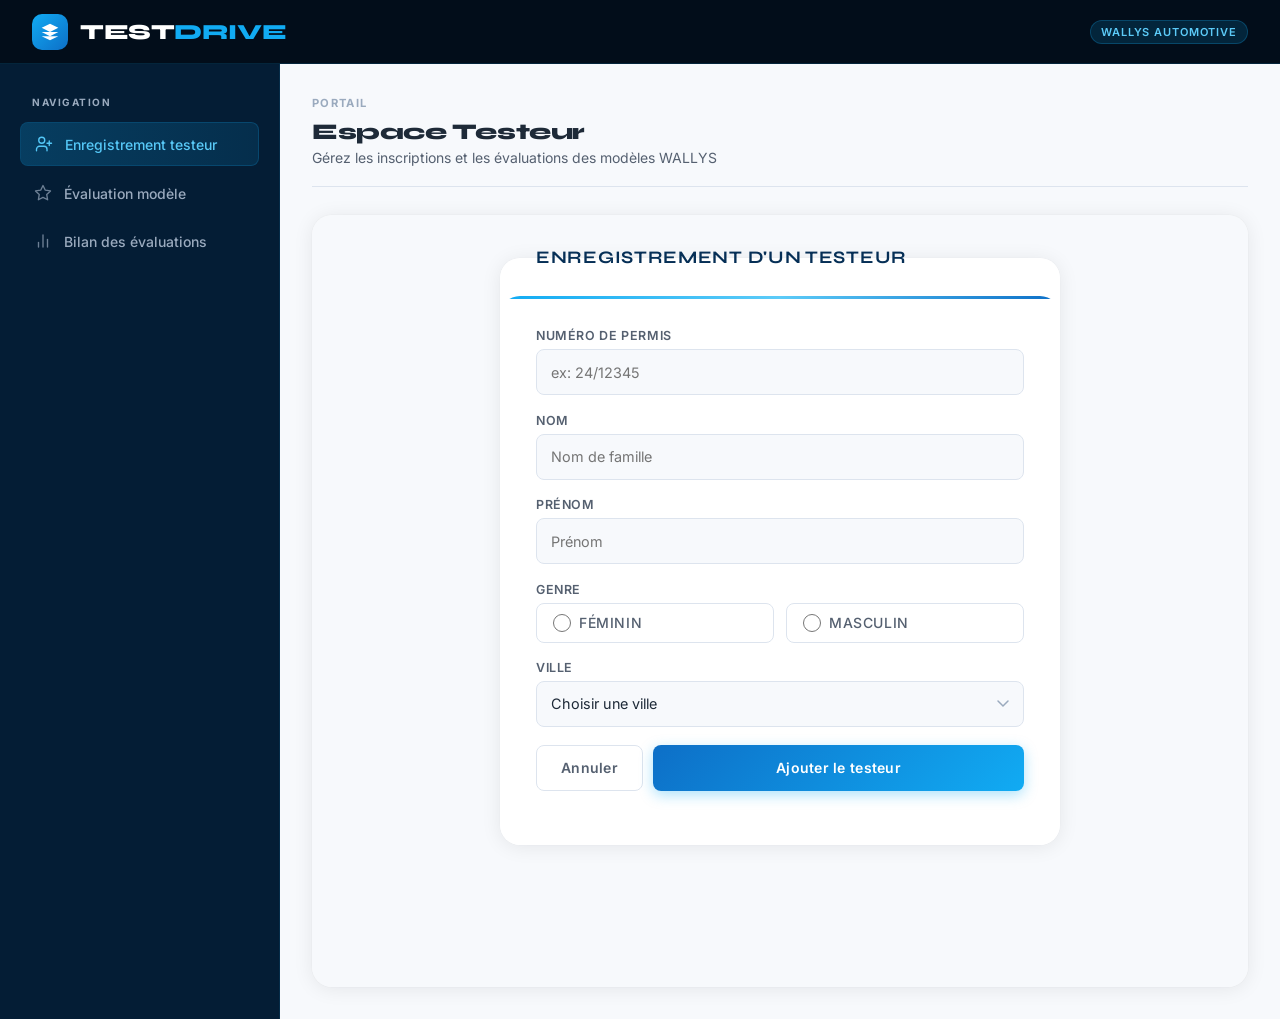
<file: index.html>
<!DOCTYPE html>
<html lang="fr">
<head>
  <meta charset="UTF-8">
  <meta name="viewport" content="width=device-width, initial-scale=1.0">
  <title>Test Drive — WALLYS</title>
  <link rel="stylesheet" href="mesStyles.css">
  <style>
    /* Section label inside main */
    .section-label {
      font-size: 0.7rem;
      font-weight: 700;
      letter-spacing: 0.12em;
      text-transform: uppercase;
      color: #9aaabe;
      margin-bottom: 0.5rem;
    }
    .section-title {
      font-family: 'Syne', sans-serif;
      font-size: 1.4rem;
      font-weight: 800;
      color: #1e2a38;
      letter-spacing: -0.02em;
      margin-bottom: 0.25rem;
    }
    .section-subtitle {
      font-size: 0.875rem;
      color: #556070;
    }
    .content-header {
      padding-bottom: 1.25rem;
      border-bottom: 1px solid #dde4ee;
      margin-bottom: 0.25rem;
    }
  </style>
</head>
<body>
  <div class="shell">
    <header>
      <div class="header-brand">
        <div class="header-logo">
          <svg viewBox="0 0 24 24" xmlns="http://www.w3.org/2000/svg">
            <path d="M12 2L2 7l10 5 10-5-10-5zM2 17l10 5 10-5M2 12l10 5 10-5"/>
          </svg>
        </div>
        <h1>TEST<span>DRIVE</span></h1>
      </div>
      <div class="header-badge">WALLYS Automotive</div>
    </header>

    <nav>
      <a href="enregistrement.html" target="x" class="active" onclick="setActive(this)">
        <svg class="nav-icon" viewBox="0 0 24 24" fill="none" stroke="currentColor" stroke-width="1.8" stroke-linecap="round" stroke-linejoin="round">
          <path d="M16 21v-2a4 4 0 0 0-4-4H6a4 4 0 0 0-4 4v2"/><circle cx="9" cy="7" r="4"/><line x1="19" y1="8" x2="19" y2="14"/><line x1="22" y1="11" x2="16" y2="11"/>
        </svg>
        Enregistrement testeur
      </a>
      <a href="evaluation.html" target="x" onclick="setActive(this)">
        <svg class="nav-icon" viewBox="0 0 24 24" fill="none" stroke="currentColor" stroke-width="1.8" stroke-linecap="round" stroke-linejoin="round">
          <polygon points="12 2 15.09 8.26 22 9.27 17 14.14 18.18 21.02 12 17.77 5.82 21.02 7 14.14 2 9.27 8.91 8.26 12 2"/>
        </svg>
        Évaluation modèle
      </a>
      <a href="bilan.php" target="x" onclick="setActive(this)">
        <svg class="nav-icon" viewBox="0 0 24 24" fill="none" stroke="currentColor" stroke-width="1.8" stroke-linecap="round" stroke-linejoin="round">
          <line x1="18" y1="20" x2="18" y2="10"/><line x1="12" y1="20" x2="12" y2="4"/><line x1="6" y1="20" x2="6" y2="14"/>
        </svg>
        Bilan des évaluations
      </a>
    </nav>

    <section>
      <div class="content-header">
        <div class="section-label">Portail</div>
        <div class="section-title">Espace Testeur</div>
        <div class="section-subtitle">Gérez les inscriptions et les évaluations des modèles WALLYS</div>
      </div>
      <iframe src="enregistrement.html" name="x" frameborder="0"></iframe>
    </section>
  </div>

  <script>
    function setActive(el) {
      document.querySelectorAll('nav a').forEach(a => a.classList.remove('active'));
      el.classList.add('active');
    }
  </script>
</body>
</html>
</file>
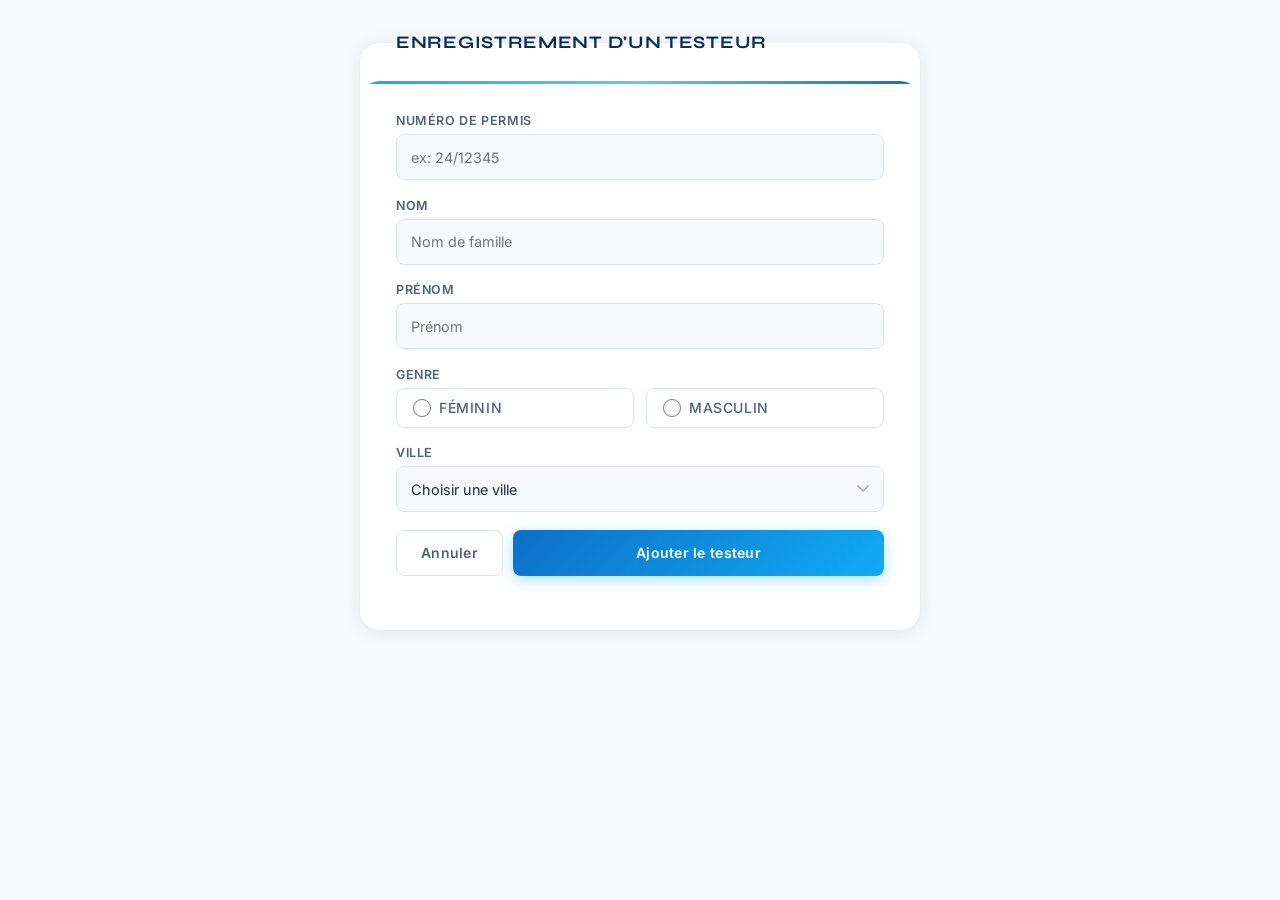
<file: enregistrement.html>
<!DOCTYPE html>
<html lang="fr">
<head>
  <meta charset="UTF-8">
  <meta name="viewport" content="width=device-width, initial-scale=1.0">
  <title>Enregistrement — Test Drive</title>
  <link rel="stylesheet" href="mesStyles.css">
  <script src="controles.js"></script>
</head>
<body id="b" class="form-body">
  <form action="enregistrement.php" method="post" onsubmit="return verif1()">
    <fieldset>
      <legend>Enregistrement d'un testeur</legend>

      <div>
        <label for="np">Numéro de permis</label>
        <input id="np" name="np" type="text" placeholder="ex: 24/12345">
      </div>

      <div>
        <label for="n">Nom</label>
        <input id="n" name="n" type="text" placeholder="Nom de famille">
      </div>

      <div>
        <label for="p">Prénom</label>
        <input id="p" name="p" type="text" placeholder="Prénom">
      </div>

      <div>
        <label>Genre</label>
        <div class="radio-group">
          <label class="radio-option">
            <input id="F" value="F" name="g" type="radio">
            <span>Féminin</span>
          </label>
          <label class="radio-option">
            <input id="M" value="M" name="g" type="radio">
            <span>Masculin</span>
          </label>
        </div>
      </div>

      <div>
        <label for="s">Ville</label>
        <select name="s" id="s">
          <option value="">Choisir une ville</option>
          <option value="1">Gafsa</option>
          <option value="2">Kef</option>
          <option value="3">Sousse</option>
          <option value="4">Tunis</option>
        </select>
      </div>

      <div class="btn-row">
        <input value="Annuler" type="reset">
        <input value="Ajouter le testeur" type="submit">
      </div>
    </fieldset>
  </form>
</body>
</html>
</file>
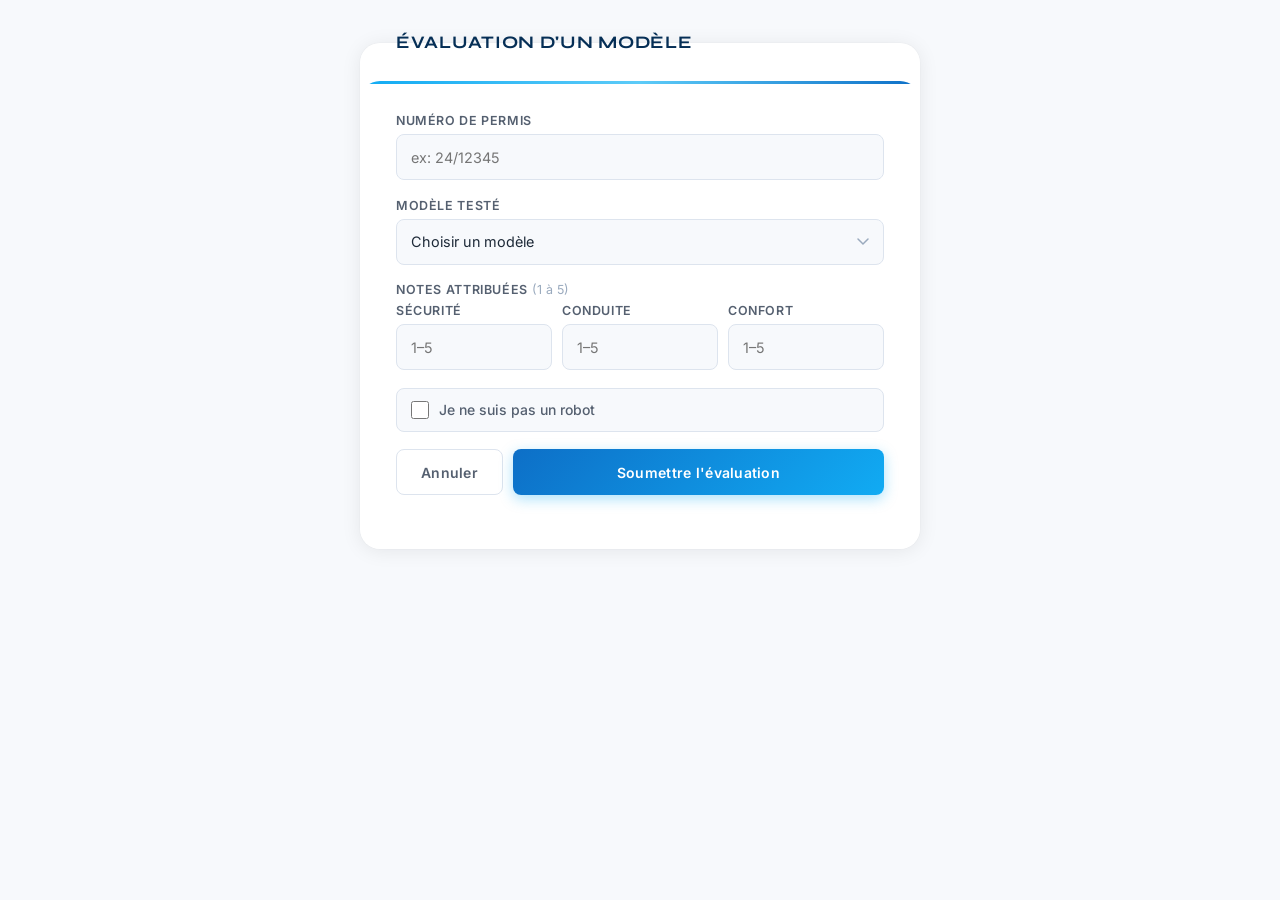
<file: evaluation.html>
<!DOCTYPE html>
<html lang="fr">
<head>
  <meta charset="UTF-8">
  <meta name="viewport" content="width=device-width, initial-scale=1.0">
  <title>Évaluation — Test Drive</title>
  <link rel="stylesheet" href="mesStyles.css">
  <script src="controles.js"></script>
</head>
<body class="form-body">
  <form action="evaluation.php" method="post" onsubmit="return verif2()">
    <fieldset>
      <legend>Évaluation d'un modèle</legend>

      <div>
        <label for="np">Numéro de permis</label>
        <input id="np" name="np" type="text" placeholder="ex: 24/12345">
      </div>

      <div>
        <label for="s">Modèle testé</label>
        <select name="s" id="s">
          <option value="">Choisir un modèle</option>
          <option value="15">WALLYS IRIS</option>
          <option value="26">WALLYS 619</option>
          <option value="38">WALLYS 216</option>
        </select>
      </div>

      <div>
        <label>Notes attribuées <span style="font-weight:400;text-transform:none;letter-spacing:0;color:#9aaabe;">(1 à 5)</span></label>
        <div class="notes-row">
          <div class="note-field">
            <label for="sec">Sécurité</label>
            <input id="sec" name="sec" type="text" placeholder="1–5">
          </div>
          <div class="note-field">
            <label for="cond">Conduite</label>
            <input id="cond" name="cond" type="text" placeholder="1–5">
          </div>
          <div class="note-field">
            <label for="conf">Confort</label>
            <input id="conf" name="conf" type="text" placeholder="1–5">
          </div>
        </div>
      </div>

      <div>
        <label class="checkbox-row">
          <input id="c" type="checkbox">
          <span class="checkbox-label">Je ne suis pas un robot</span>
        </label>
      </div>

      <div class="btn-row">
        <input type="reset" value="Annuler">
        <input type="submit" value="Soumettre l'évaluation">
      </div>
    </fieldset>
  </form>
</body>
</html>
</file>
<file: mesStyles.css>
@import url('https://fonts.googleapis.com/css2?family=Inter:wght@300;400;500;600;700&family=Syne:wght@700;800&display=swap');

*, *::before, *::after { box-sizing: border-box; margin: 0; padding: 0; }

:root {
  --brand-900: #020d1a;
  --brand-800: #041d35;
  --brand-700: #062f56;
  --brand-500: #0d6fc7;
  --brand-400: #11abf3;
  --brand-300: #5ccbf8;
  --brand-200: #a8e4fd;
  --brand-100: #d4f1fe;
  --brand-50:  #eaf8ff;
  --cyan-light: #d9f0f5;
  --cyan-pale:  #eafafa;
  --white: #ffffff;
  --gray-50: #f7f9fc;
  --gray-100: #eef2f7;
  --gray-200: #dde4ee;
  --gray-400: #9aaabe;
  --gray-600: #556070;
  --gray-800: #1e2a38;
  --radius-sm: 8px;
  --radius-md: 12px;
  --radius-lg: 20px;
  --shadow-card: 0 2px 20px rgba(2,13,26,0.08), 0 0 1px rgba(2,13,26,0.12);
  --shadow-glow: 0 0 0 3px rgba(17,171,243,0.18);
  --transition: 0.22s cubic-bezier(0.4,0,0.2,1);
  --transition-spring: 0.35s cubic-bezier(0.34,1.56,0.64,1);
}

html { height: 100%; }

body {
  font-family: 'Inter', system-ui, sans-serif;
  background: var(--brand-900);
  color: var(--gray-800);
  min-height: 100vh;
  overflow-x: hidden;
  -webkit-font-smoothing: antialiased;
}

/* ─── SHELL LAYOUT ──────────────────────────────────────────────── */

.shell {
  display: grid;
  grid-template-rows: auto 1fr;
  grid-template-columns: 280px 1fr;
  grid-template-areas:
    "header header"
    "nav    main";
  min-height: 100vh;
}

/* ─── HEADER ────────────────────────────────────────────────────── */

header {
  grid-area: header;
  background: var(--brand-900);
  border-bottom: 1px solid rgba(17,171,243,0.15);
  padding: 0 2rem;
  height: 64px;
  display: flex;
  align-items: center;
  justify-content: space-between;
  position: sticky;
  top: 0;
  z-index: 100;
  backdrop-filter: blur(12px);
}

.header-brand {
  display: flex;
  align-items: center;
  gap: 12px;
}

.header-logo {
  width: 36px;
  height: 36px;
  background: linear-gradient(135deg, var(--brand-400), var(--brand-500));
  border-radius: 10px;
  display: flex;
  align-items: center;
  justify-content: center;
  flex-shrink: 0;
}

.header-logo svg { width: 20px; height: 20px; fill: white; }

h1 {
  font-family: 'Syne', sans-serif;
  font-size: 1.35rem;
  font-weight: 800;
  color: white;
  letter-spacing: -0.02em;
  text-transform: uppercase;
  transition: none;
}

h1 span {
  color: var(--brand-400);
}

.header-badge {
  font-size: 11px;
  font-weight: 600;
  letter-spacing: 0.08em;
  text-transform: uppercase;
  background: rgba(17,171,243,0.15);
  color: var(--brand-300);
  padding: 4px 10px;
  border-radius: 100px;
  border: 1px solid rgba(17,171,243,0.25);
}

/* ─── NAV ───────────────────────────────────────────────────────── */

nav {
  grid-area: nav;
  background: var(--brand-800);
  border-right: 1px solid rgba(17,171,243,0.1);
  padding: 2rem 1.25rem;
  display: flex;
  flex-direction: column;
  gap: 6px;
  float: none;
  width: auto;
  height: auto;
}

nav::before {
  content: 'NAVIGATION';
  display: block;
  font-size: 10px;
  font-weight: 700;
  letter-spacing: 0.15em;
  color: var(--gray-400);
  padding: 0 0.75rem;
  margin-bottom: 8px;
}

nav a {
  display: flex;
  align-items: center;
  gap: 12px;
  padding: 12px 14px;
  border-radius: var(--radius-sm);
  color: var(--gray-400);
  text-decoration: none;
  font-size: 0.875rem;
  font-weight: 500;
  transition: background var(--transition), color var(--transition), transform var(--transition);
  position: relative;
  overflow: hidden;
}

nav a::before {
  content: '';
  position: absolute;
  inset: 0;
  background: linear-gradient(90deg, rgba(17,171,243,0.12), transparent);
  opacity: 0;
  transition: opacity var(--transition);
}

nav a:hover {
  color: white;
  background: rgba(255,255,255,0.05);
  transform: translateX(3px);
}

nav a:hover::before { opacity: 1; }

nav a.active {
  color: var(--brand-300);
  background: rgba(17,171,243,0.12);
  border: 1px solid rgba(17,171,243,0.2);
}

nav a.active::before { opacity: 1; }

.nav-icon {
  width: 18px;
  height: 18px;
  opacity: 0.7;
  flex-shrink: 0;
}

nav a:hover .nav-icon,
nav a.active .nav-icon { opacity: 1; }

/* ─── MAIN CONTENT ──────────────────────────────────────────────── */

section {
  grid-area: main;
  background: var(--gray-50);
  padding: 2rem;
  float: none;
  width: auto;
  height: auto;
  display: flex;
  flex-direction: column;
  gap: 1.5rem;
  overflow-y: auto;
}

iframe {
  width: 100%;
  height: calc(100vh - 64px - 4rem);
  border: none;
  border-radius: var(--radius-lg);
  background: white;
  box-shadow: var(--shadow-card);
}

/* ─── FORM BODY (enregistrement + evaluation) ───────────────────── */

body#b,
body.form-body {
  background: var(--gray-50) !important;
  display: flex;
  align-items: flex-start;
  justify-content: center;
  min-height: 100vh;
  padding: 2rem;
}

form {
  width: 100%;
  max-width: 560px;
}

fieldset {
  border: none;
  background: white;
  border-radius: var(--radius-lg);
  box-shadow: var(--shadow-card);
  padding: 2rem 2.25rem 2.25rem;
  position: relative;
  overflow: hidden;
}

fieldset::before {
  content: '';
  position: absolute;
  top: 0; left: 0; right: 0;
  height: 3px;
  background: linear-gradient(90deg, var(--brand-400), var(--brand-300), var(--brand-500));
}

legend {
  font-family: 'Syne', sans-serif;
  font-size: 1.1rem;
  font-weight: 700;
  color: var(--brand-700);
  text-transform: uppercase;
  letter-spacing: 0.04em;
  margin-bottom: 1.75rem;
  padding: 0;
  float: none;
  width: 100%;
}

/* ─── FORM FIELDS ───────────────────────────────────────────────── */

fieldset > div {
  margin-bottom: 1.1rem;
  display: flex;
  flex-direction: column;
  gap: 6px;
}

label {
  display: block !important;
  font-size: 0.78rem;
  font-weight: 600;
  color: var(--gray-600);
  letter-spacing: 0.05em;
  text-transform: uppercase;
  width: auto !important;
}

input[type="text"],
input[type="email"],
input[type="number"],
select {
  display: block !important;
  width: 100%;
  height: 46px;
  padding: 0 14px;
  font-family: 'Inter', sans-serif;
  font-size: 0.9rem;
  font-weight: 400;
  color: var(--gray-800);
  background: var(--gray-50);
  border: 1.5px solid var(--gray-200);
  border-radius: var(--radius-sm);
  outline: none;
  transition: border-color var(--transition), box-shadow var(--transition), background var(--transition);
  appearance: none;
  -webkit-appearance: none;
}

input[type="text"]:hover,
select:hover {
  border-color: var(--gray-400);
  background: white;
}

input[type="text"]:focus,
select:focus {
  border-color: var(--brand-400);
  background: white;
  box-shadow: var(--shadow-glow);
}

select {
  background-image: url("data:image/svg+xml,%3Csvg xmlns='http://www.w3.org/2000/svg' width='12' height='8' viewBox='0 0 12 8'%3E%3Cpath d='M1 1l5 5 5-5' stroke='%239aaabe' stroke-width='1.5' fill='none' stroke-linecap='round'/%3E%3C/svg%3E");
  background-repeat: no-repeat;
  background-position: right 14px center;
  padding-right: 36px;
  cursor: pointer;
}

/* Radio buttons */

.radio-group {
  display: flex;
  gap: 12px;
  flex-direction: row !important;
  flex-wrap: wrap;
}

.radio-option {
  display: flex !important;
  flex-direction: row !important;
  align-items: center;
  gap: 8px;
  padding: 10px 16px;
  border: 1.5px solid var(--gray-200);
  border-radius: var(--radius-sm);
  cursor: pointer;
  transition: border-color var(--transition), background var(--transition);
  flex: 1;
  min-width: 120px;
}

.radio-option:hover {
  border-color: var(--brand-300);
  background: var(--brand-50);
}

.radio-option input[type="radio"] {
  width: 18px !important;
  height: 18px !important;
  min-width: 18px;
  accent-color: var(--brand-400);
  cursor: pointer;
  display: inline-block !important;
  padding: 0 !important;
  border: none !important;
  background: none !important;
  box-shadow: none !important;
}

.radio-option span {
  font-size: 0.875rem;
  font-weight: 500;
  color: var(--gray-600);
}

/* Checkbox */

.checkbox-row {
  display: flex !important;
  flex-direction: row !important;
  align-items: center;
  gap: 10px;
  padding: 12px 14px;
  background: var(--gray-50);
  border-radius: var(--radius-sm);
  border: 1.5px solid var(--gray-200);
  cursor: pointer;
  transition: border-color var(--transition), background var(--transition);
}

.checkbox-row:hover {
  border-color: var(--brand-300);
  background: var(--brand-50);
}

input[type="checkbox"] {
  width: 18px !important;
  height: 18px !important;
  min-width: 18px;
  accent-color: var(--brand-400);
  cursor: pointer;
  display: inline-block !important;
  padding: 0 !important;
  border: none !important;
  background: none !important;
  box-shadow: none !important;
}

.checkbox-label {
  font-size: 0.875rem;
  font-weight: 500;
  color: var(--gray-600);
  text-transform: none;
  letter-spacing: 0;
}

/* Notes fields inline */

.notes-row {
  display: flex !important;
  flex-direction: row !important;
  gap: 10px;
  align-items: flex-end;
}

.note-field {
  display: flex;
  flex-direction: column;
  gap: 6px;
  flex: 1;
}

/* ─── BUTTONS ───────────────────────────────────────────────────── */

.btn-row {
  display: flex !important;
  flex-direction: row !important;
  gap: 10px;
  margin-top: 0.5rem;
}

input[type="reset"],
input[type="submit"],
button {
  height: 46px;
  padding: 0 24px;
  border-radius: var(--radius-sm);
  font-family: 'Inter', sans-serif;
  font-size: 0.875rem;
  font-weight: 600;
  cursor: pointer;
  border: none;
  transition: background var(--transition), transform var(--transition-spring), box-shadow var(--transition);
  letter-spacing: 0.02em;
}

input[type="submit"] {
  background: linear-gradient(135deg, var(--brand-500), var(--brand-400));
  color: white;
  flex: 1;
  box-shadow: 0 4px 14px rgba(17,171,243,0.35);
}

input[type="submit"]:hover {
  background: linear-gradient(135deg, var(--brand-400), var(--brand-300));
  box-shadow: 0 6px 20px rgba(17,171,243,0.45);
  transform: translateY(-1px);
}

input[type="submit"]:active {
  transform: scale(0.97) translateY(0);
  box-shadow: 0 2px 8px rgba(17,171,243,0.3);
}

input[type="reset"] {
  background: transparent;
  color: var(--gray-600);
  border: 1.5px solid var(--gray-200);
}

input[type="reset"]:hover {
  background: var(--gray-100);
  border-color: var(--gray-400);
  color: var(--gray-800);
}

input[type="reset"]:active {
  transform: scale(0.97);
}

/* ─── ANIMATIONS ────────────────────────────────────────────────── */

@keyframes fadeUp {
  from { opacity: 0; transform: translateY(18px); }
  to   { opacity: 1; transform: translateY(0); }
}

@keyframes shimmer {
  from { background-position: -200% center; }
  to   { background-position: 200% center; }
}

fieldset {
  animation: fadeUp 0.45s cubic-bezier(0.22,1,0.36,1) both;
}

fieldset > div {
  animation: fadeUp 0.4s cubic-bezier(0.22,1,0.36,1) both;
}

fieldset > div:nth-child(1) { animation-delay: 0.05s; }
fieldset > div:nth-child(2) { animation-delay: 0.10s; }
fieldset > div:nth-child(3) { animation-delay: 0.15s; }
fieldset > div:nth-child(4) { animation-delay: 0.20s; }
fieldset > div:nth-child(5) { animation-delay: 0.25s; }
fieldset > div:nth-child(6) { animation-delay: 0.30s; }

/* ─── RESPONSIVE ─────────────────────────────────────────────────── */

@media (max-width: 768px) {
  .shell {
    grid-template-columns: 1fr;
    grid-template-areas:
      "header"
      "nav"
      "main";
  }
  nav { flex-direction: row; overflow-x: auto; padding: 0.75rem 1rem; }
  nav::before { display: none; }
  nav a { flex-direction: column; gap: 4px; font-size: 0.75rem; padding: 8px 12px; min-width: 80px; text-align: center; transform: none !important; }
  section { padding: 1rem; }
}
</file>
